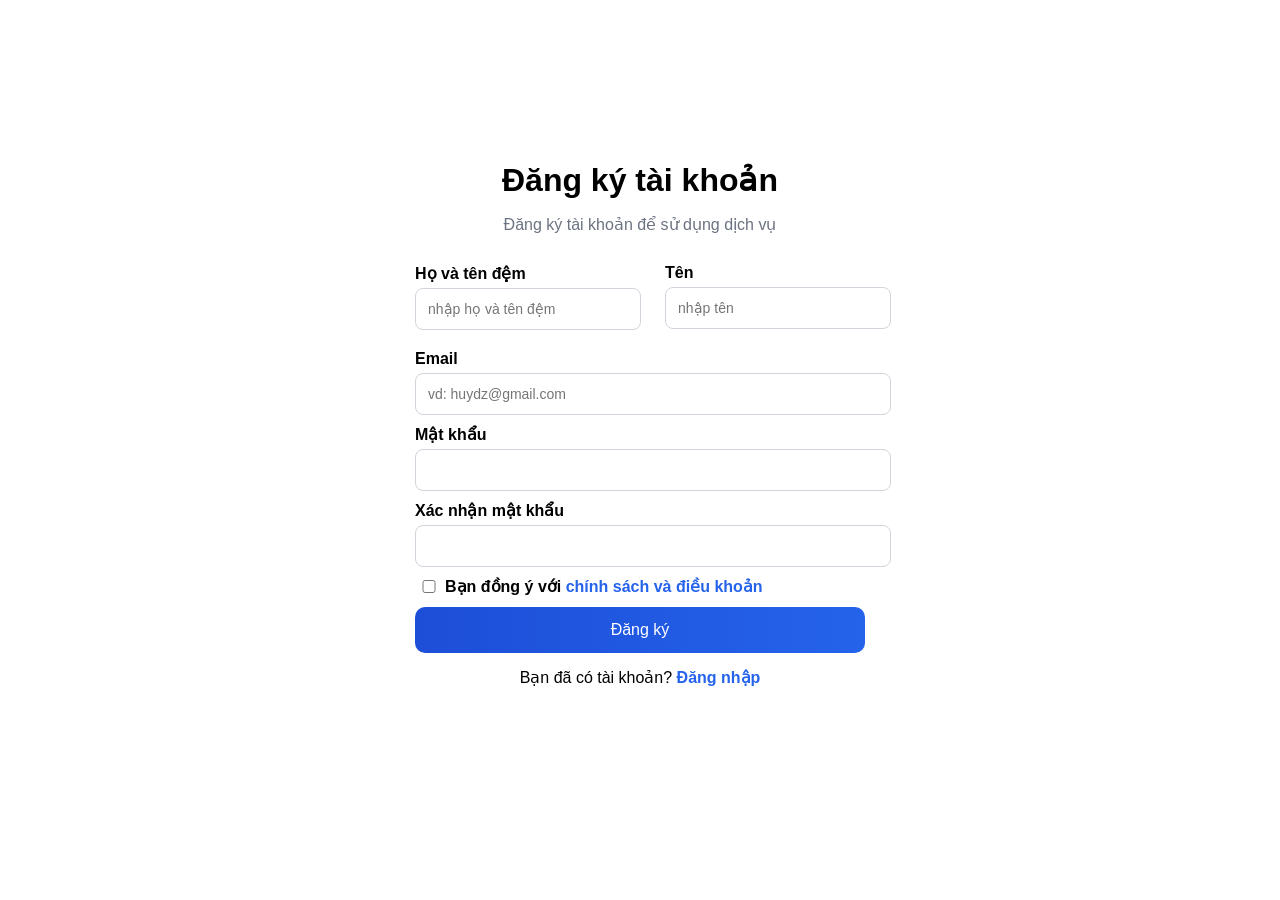
<file: HTML/index.html>
<!DOCTYPE html>
<html lang="vi">
<head>
    <meta charset="UTF-8">
    <title>Đăng ký tài khoản</title>
</head>
<link rel="stylesheet" href="../CSS/index.css">
<body>

<div class="container">

    <h1>Đăng ký tài khoản</h1>
    <p class="subtitle">Đăng ký tài khoản để sử dụng dịch vụ</p>

    <div class="row">
        <div class="form-group">
            <label>Họ và tên đệm</label>
            <input type="text" placeholder="nhập họ và tên đệm">
        </div>
        
        <div class="form-group">
            <label>Tên</label>
            <input type="text" placeholder="nhập tên">
        </div>
    </div>

    <div class="form-group">
        <label>Email</label>
        <input type="email" placeholder="vd: huydz@gmail.com">
    </div>

    <div class="form-group">
        <label>Mật khẩu</label>
        <input type="password">
    </div>

    <div class="form-group">
        <label>Xác nhận mật khẩu</label>
        <input type="password">
    </div>

    <div class="checkbox">
    <div><input type="checkbox" id="agree"></div>
    <div><label for="agree" >
        Bạn đồng ý với <a href="">chính sách và điều khoản</a>
    </label></div>
</div>

    <button class="btn">Đăng ký</button>

    <div class="login">
        Bạn đã có tài khoản?
        <a href="./logIn.html">Đăng nhập</a>
    </div>

</div>

</body>
</html>
</file>
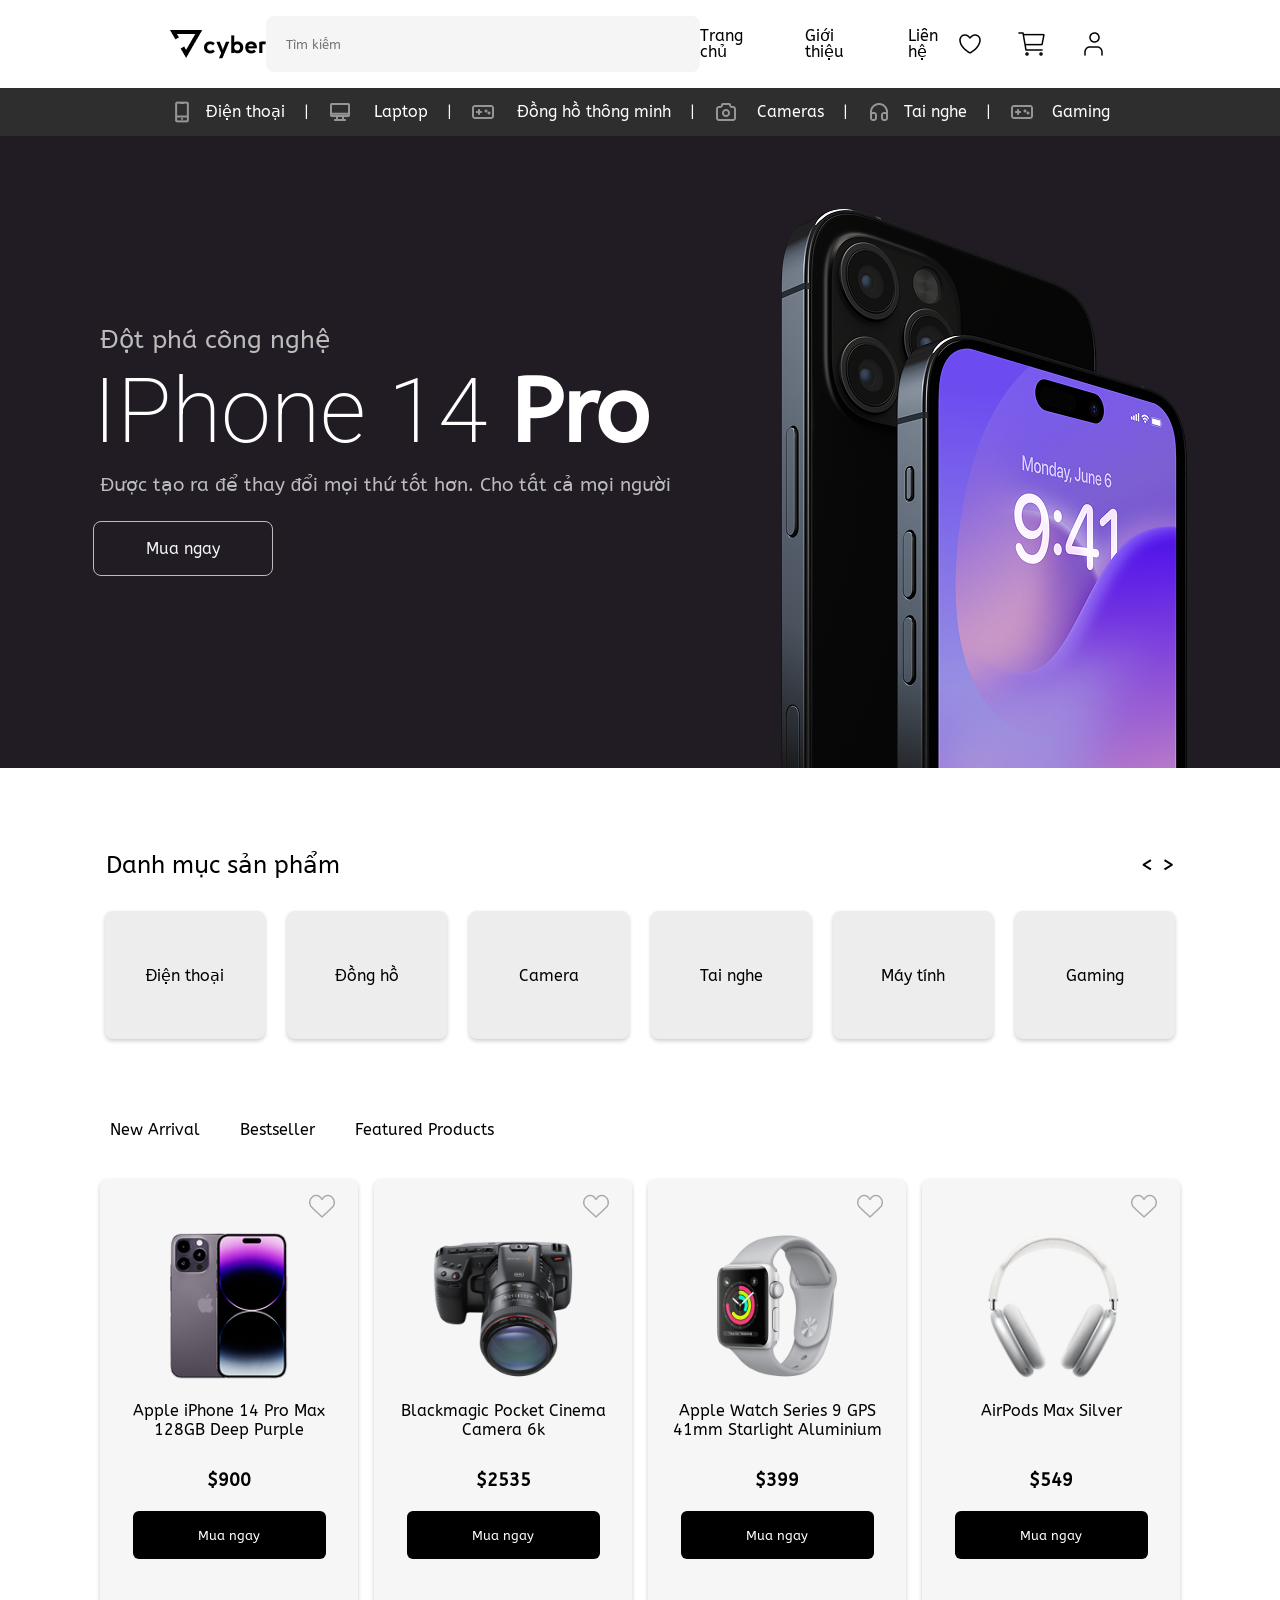
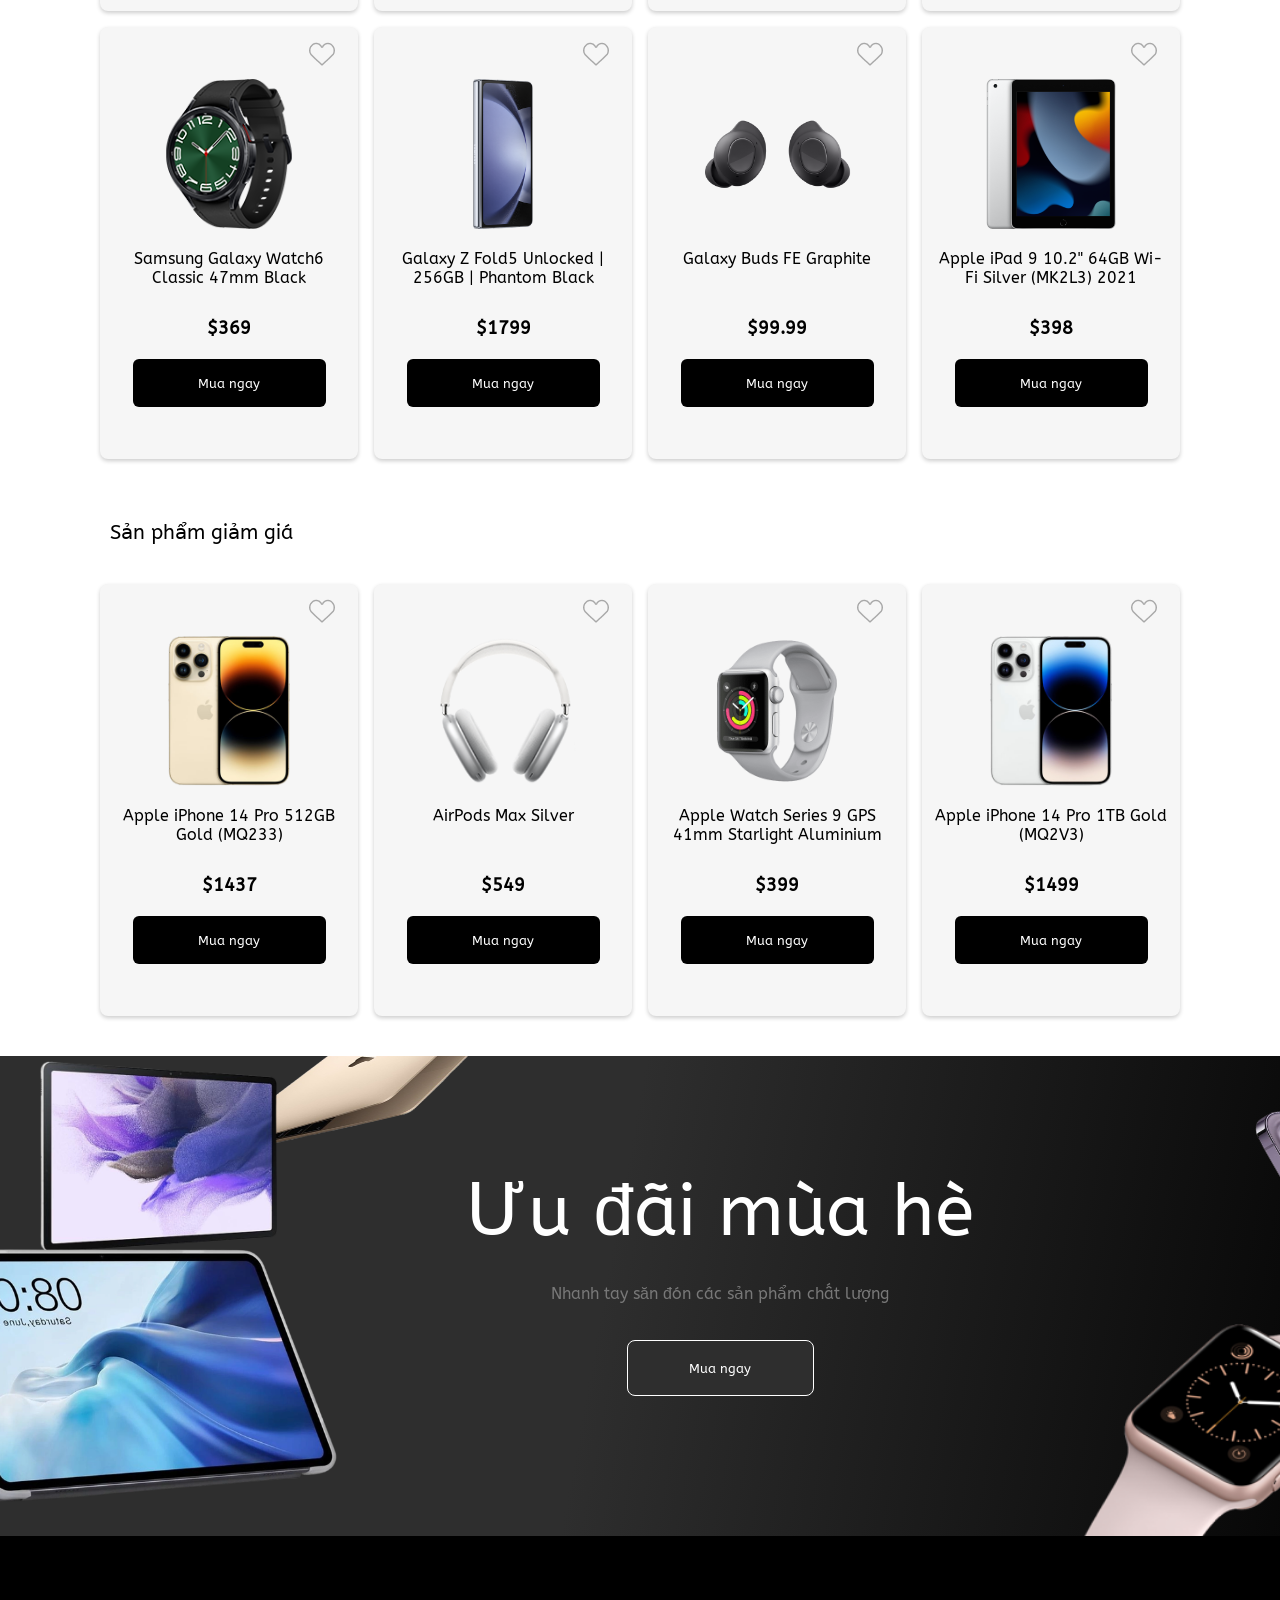
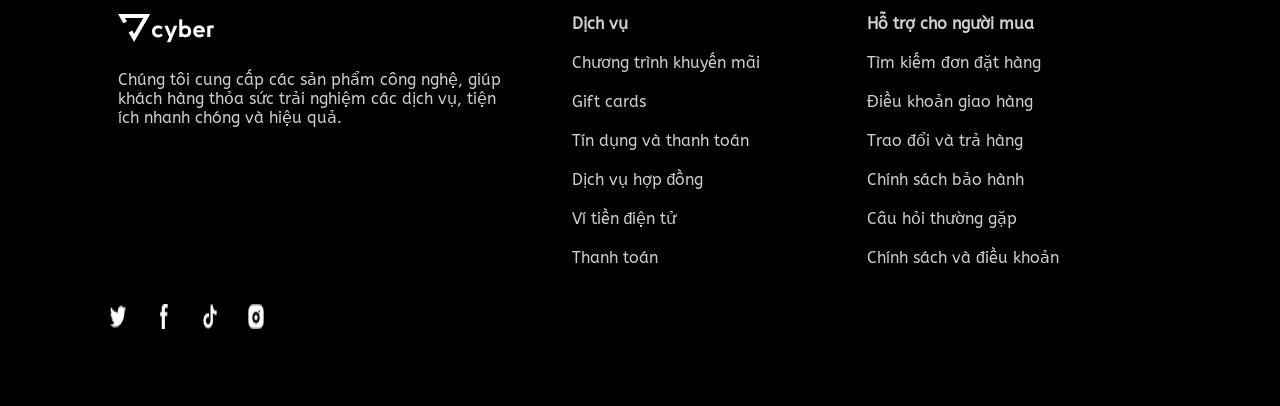
<file: Home/index(1).html>
<!doctype html>
<html lang="en">
  <head>
    <meta charset="UTF-8" />
    <meta name="viewport" content="width=device-width, initial-scale=1.0" />
    <title>Trang chủ</title>
    <link rel="stylesheet" href="style.css" />
    <link rel="preconnect" href="https://fonts.googleapis.com" />
    <link rel="preconnect" href="https://fonts.gstatic.com" crossorigin />
    <link
      href="https://fonts.googleapis.com/css2?family=ABeeZee:ital@0;1&family=Heebo:wght@100..900&family=Inter:ital,opsz,wght@0,14..32,100..900;1,14..32,100..900&family=Poppins:ital,wght@0,100;0,200;0,300;0,400;0,500;0,600;0,700;0,800;0,900;1,100;1,200;1,300;1,400;1,500;1,600;1,700;1,800;1,900&family=Roboto:ital,wght@0,100..900;1,100..900&display=swap"
      rel="stylesheet"
    />

    <link rel="preconnect" href="https://fonts.googleapis.com" />
    <link rel="preconnect" href="https://fonts.gstatic.com" crossorigin />
    <link
      href="https://fonts.googleapis.com/css2?family=ABeeZee:ital@0;1&family=Heebo:wght@100..900&family=Inter:ital,opsz,wght@0,14..32,100..900;1,14..32,100..900&family=Poppins:ital,wght@0,100;0,200;0,300;0,400;0,500;0,600;0,700;0,800;0,900;1,100;1,200;1,300;1,400;1,500;1,600;1,700;1,800;1,900&family=Roboto:ital,wght@0,100..900;1,100..900&display=swap"
      rel="stylesheet"
    />
  </head>
  <body>
    <div class="container">
      <div class="header">
        <img src="../img/Logo Vector.png" />
        <input type="text" class="search" placeholder="Tìm kiếm" />
        <div class="nav-list">
          <a>Trang chủ</a>
          <a>Giới thiệu</a>
          <a>Liên hệ</a>
        </div>
        <div class="icon">
          <img src="../img/Favorites.png" />
          <img src="../img/Cart1.png" />
          <img src="../img/User.png" />
        </div>
      </div>
      <div class="list-link">
        <div class="phone">
          <img src="../img/Phones.png" /><span><p>Điện thoại</p></span>
        </div>
        |
        <div class="laptop">
          <img src="../img/Computers.png" /><span><p>Laptop</p></span>
        </div>
        |
        <div class="smart-watch">
          <img src="../img/Gaming.png" /><span>Đồng hồ thông minh</span>
        </div>
        |
        <div class="camera">
          <img src="../img/Cameras.png" /><span>Cameras</span>
        </div>
        |
        <div class="headphone">
          <img src="../img/Headphones.png" /><span>Tai nghe</span>
        </div>
        |
        <div class="gaming">
          <img src="../img/Gaming.png" /><span>Gaming</span>
        </div>
      </div>
      <div class="banner">
        <div class="hot">
          <p class="dot-pha">Đột phá công nghệ</p>
          <p class="iphone">IPhone 14 <b>Pro</b></p>
          <p class="slogan">
            Được tạo ra để thay đổi mọi thứ tốt hơn. Cho tất cả mọi người
          </p>
          <button class="btn-buy">Mua ngay</button>
        </div>
        <div>
          <img src="../img/Iphone Image.png" />
        </div>
      </div>
      <div class="list-card-product">
        <div class="des-product">
          <p>Danh mục sản phẩm</p>
          <p>&#60; &#62;</p>
        </div>
        <div class="list-card">
          <p class="card">Điện thoại</p>
          <p class="card">Đồng hồ</p>
          <p class="card">Camera</p>
          <p class="card">Tai nghe</p>
          <p class="card">Máy tính</p>
          <p class="card">Gaming</p>
        </div>
      </div>
      <div class="list-product">
        <div class="list-link-product">
          <a>New Arrival</a>
          <a>Bestseller</a>
          <a>Featured Products</a>
        </div>
        <div class="box-card-product">
          <div class="box-card-1">
            <div class="box-card-list">
              <div class="card-item">
                <img src="../img/Favorite_duotone.png" class="heart" />
                <img class="img" src="../img/Iphone 14 pro 1.png" />
                <p class="name">Apple iPhone 14 Pro Max 128GB Deep Purple</p>
                <p class="price">$900</p>
                <button class="button-buy">Mua ngay</button>
              </div>
              <div class="card-item">
                <img src="../img/Favorite_duotone.png" class="heart" />
                <img class="img" src="../img/cameraa.png" />
                <p class="name">Blackmagic Pocket Cinema Camera 6k</p>
                <p class="price">$2535</p>
                <button class="button-buy">Mua ngay</button>
              </div>
            </div>
            <div class="box-card-list">
              <div class="card-item">
                <img src="../img/Favorite_duotone.png" class="heart" />
                <img class="img" src="../img/appleWatch.png" />
                <p class="name">
                  Apple Watch Series 9 GPS 41mm Starlight Aluminium
                </p>
                <p class="price">$399</p>
                <button class="button-buy">Mua ngay</button>
              </div>
              <div class="card-item">
                <img src="../img/Favorite_duotone.png" class="heart" />
                <img class="img" src="../img/airPods.png" />
                <p class="name">AirPods Max Silver</p>
                <p class="price">$549</p>
                <button class="button-buy">Mua ngay</button>
              </div>
            </div>
          </div>
          <div class="box-card-2">
            <div class="box-card-list">
              <div class="card-item">
                <img src="../img/Favorite_duotone.png" class="heart" />
                <img class="img" src="../img/gwatch.png" />
                <p class="name">Samsung Galaxy Watch6 Classic 47mm Black</p>
                <p class="price">$369</p>
                <button class="button-buy">Mua ngay</button>
              </div>
              <div class="card-item">
                <img src="../img/Favorite_duotone.png" class="heart" />
                <img class="img" src="../img/zfold.png" />
                <p class="name">
                  Galaxy Z Fold5 Unlocked | 256GB | Phantom Black
                </p>
                <p class="price">$1799</p>
                <button class="button-buy">Mua ngay</button>
              </div>
            </div>
            <div class="box-card-list">
              <div class="card-item">
                <img src="../img/Favorite_duotone.png" class="heart" />
                <img class="img" src="../img/buds.png" />
                <p class="name">Galaxy Buds FE Graphite</p>
                <p class="price">$99.99</p>
                <button class="button-buy">Mua ngay</button>
              </div>
              <div class="card-item">
                <img src="../img/Favorite_duotone.png" class="heart" />
                <img class="img" src="../img/ipad.png" />
                <p class="name">
                  Apple iPad 9 10.2" 64GB Wi-Fi Silver (MK2L3) 2021
                </p>
                <p class="price">$398</p>
                <button class="button-buy">Mua ngay</button>
              </div>
            </div>
          </div>
        </div>
      </div>

      <div class="product-seller">
        <div class="title-seller">
          <p>Sản phẩm giảm giá</p>
        </div>
        <div class="box-card-2">
          <div class="box-card-list">
            <div class="card-item">
              <img src="../img/Favorite_duotone.png" class="heart" />
              <img class="img" src="../img/iphone14pro512.png" />
              <p class="name">Apple iPhone 14 Pro 512GB Gold (MQ233)</p>
              <p class="price">$1437</p>
              <button class="button-buy">Mua ngay</button>
            </div>
            <div class="card-item">
              <img src="../img/Favorite_duotone.png" class="heart" />
              <img class="img" src="../img/airPods.png" />
              <p class="name">AirPods Max Silver</p>
              <p class="price">$549</p>
              <button class="button-buy">Mua ngay</button>
            </div>
          </div>
          <div class="box-card-list">
            <div class="card-item">
              <img src="../img/Favorite_duotone.png" class="heart" />
              <img class="img" src="../img/appleWatch.png" />
              <p class="name">
                Apple Watch Series 9 GPS 41mm Starlight Aluminium
              </p>
              <p class="price">$399</p>
              <button class="button-buy">Mua ngay</button>
            </div>
            <div class="card-item">
              <img src="../img/Favorite_duotone.png" class="heart" />
              <img class="img" src="../img/iphone14pro1T.png" />
              <p class="name">Apple iPhone 14 Pro 1TB Gold (MQ2V3)</p>
              <p class="price">$1499</p>
              <button class="button-buy">Mua ngay</button>
            </div>
          </div>
        </div>
      </div>
      <div class="banner-2">
        <div class="caption-banner">
          <p class="title-banner2">Ưu đãi mùa hè</p>
          <p class="des-banner2">Nhanh tay săn đón các sản phẩm chất lượng</p>
          <button class="btn-banner-buy">Mua ngay</button>
        </div>
        <img src="../img/mackbook.png" class="macbook" />
        <img src="../img/ipad1.png" class="ipad1" />
        <img src="../img/ipad2.png" class="ipad2" />
        <img src="../img/inphone1.png" class="iphone1" />
        <img src="../img/appleWatch1.png" class="appleWatch1" />
      </div>
      <div class="footer">
        <div class="footer-list">
          <div class="des-footer">
            <img src="../img/LogoWhite.png" />
            <p class="description">
              Chúng tôi cung cấp các sản phẩm công nghệ, giúp khách hàng thỏa
              sức trải nghiệm các dịch vụ, tiện ích nhanh chóng và hiệu quả.
            </p>
          </div>
          <div class="service-support">
            <div class="service">
              <p class="title-footer">Dịch vụ</p>
              <p>Chương trình khuyến mãi</p>
              <p>Gift cards</p>
              <p>Tín dụng và thanh toán</p>
              <p>Dịch vụ hợp đồng</p>
              <p>Ví tiền điện tử</p>
              <p>Thanh toán</p>
            </div>
            <div class="support">
              <p class="title-footer">Hỗ trợ cho người mua</p>
              <p>Tìm kiếm đơn đặt hàng</p>
              <p>Điều khoản giao hàng</p>
              <p>Trao đổi và trả hàng</p>
              <p>Chính sách bảo hành</p>
              <p>Câu hỏi thường gặp</p>
              <p>Chính sách và điều khoản</p>
            </div>
          </div>
        </div>
        <div class="icon-social">
          <img src="../img/Twitter.png" />
          <img src="../img/Facebook.png" />
          <img src="../img/Tiktok.png" />
          <img src="../img/Instagram.png" />
        </div>
      </div>
    </div>
  </body>
</html>
</file>
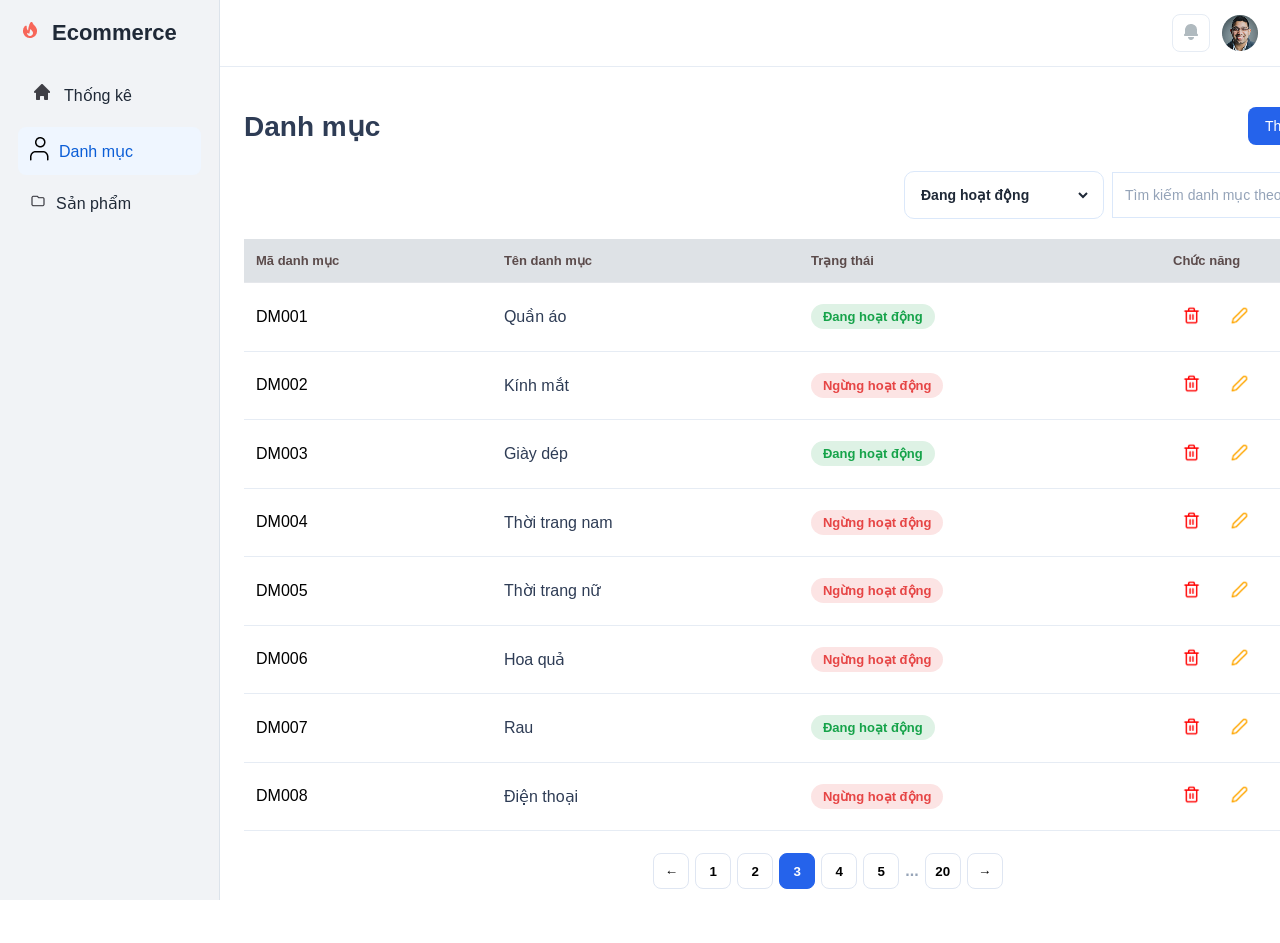
<file: HTML/category-manager.html>
<!DOCTYPE html>
<html lang="vi">
<head>
    <meta charset="UTF-8">
    <meta name="viewport" content="width=device-width, initial-scale=1.0">
    <title>Quản lý danh mục</title>
    <link rel="stylesheet" href="../CSS/category-manager.css">
</head>
<script></script>
<body>
    <div class="app-shell">
        <aside class="side-nav">
            <div class="brand">
                <span class="brand-icon"><img src="../icon/Fire.png" alt=""></span>
                <h2>Ecommerce</h2>
            </div>
            <nav class="nav-list">
                <a href="statistics.html" class="nav-item">
                    <span class="nav-icon"><img src="../icon/Home.png" alt=""></span>
                    <span>Thống kê</span>
                </a>
                <a href="category-manager.html" class="nav-item active">
                    <span class="nav-icon"><img src="../icon/Vector.png" alt=""></span>
                    <span>Danh mục</span>
                </a>
                <a href="product-manager.html" class="nav-item">
                    <span class="nav-icon"><img src="../icon/folder.png" alt=""></span>
                    <span>Sản phẩm</span>
                </a>
            </nav>
        </aside>

        <div class="content-area">
            <header class="app-header">
                <div class="header-left"></div>
                <div class="header-right">
                    <button class="icon-btn" aria-label="Thông báo"><img src="../icon/Bell.png" alt=""></button>
                    <div class="profile">
                        <span class="profile-avatar" aria-label="Avatar người dùng"><img src="../picture/Ellipse 6.png" alt=""></span>
                    </div>
                </div>
            </header>

            <div class="category-page">
        <header class="page-header">
            <h1>Danh mục</h1>
           <a href="#categoryModal" class="btn btn-primary"> Thêm mới danh mục</a>
        </header> 

        <section class="tools"> 
            <div class="filter">
                <select id="statusFilter" name="statusFilter" aria-label="Trạng thái">
                    <option value="active" selected>Đang hoạt động</option>
                    <option value="inactive">Ngừng hoạt động</option>
                    <option value="all">Tất cả</option>
                </select>
                <span class="status-chip">• Đang hoạt động</span>
            </div>

            <div class="search">
                <input type="search" placeholder="Tìm kiếm danh mục theo tên" aria-label="Tìm kiếm danh mục">
                <span class="search-icon"><img src="../icon/Shape.png" alt=""></span>
            </div>
        </section>

        <table class="category-table">
            <thead>
                <tr >
                    <th>Mã danh mục</th>
                    <th>Tên danh mục</th>
                    <th>Trạng thái</th>
                    <th>Chức năng</th>
                </tr>
            </thead>
            <tbody>
                <tr>
                    <td>DM001</td>
                    <td>Quần áo</td>
                    <td><span class="badge active">Đang hoạt động</span></td>
                    <td>
                        <button class="action-btn delete" aria-label="Xóa"><span title="Xóa"><img src="../icon/Button.png" alt=""></span></button>
                        <a href="#updateCatalog" class="action-btn edit"> <img src="../icon/Button (1).png" alt=""></a>
                    </td>
                </tr>
                <tr>
                    <td>DM002</td>
                    <td>Kính mắt</td>
                    <td><span class="badge inactive">Ngừng hoạt động</span></td>
                    <td>
                        <button class="action-btn delete" aria-label="Xóa"><span title="Xóa"><img src="../icon/Button.png" alt=""></span></button>
                        <a href="#updateCatalog" class="action-btn edit"> <img src="../icon/Button (1).png" alt=""></a>
                    </td>
                </tr>
                <tr>
                    <td>DM003</td>
                    <td>Giày dép</td>
                    <td><span class="badge active">Đang hoạt động</span></td>
                    <td>
                        <button class="action-btn delete" aria-label="Xóa"><span title="Xóa"><img src="../icon/Button.png" alt=""></span></button>
                        <a href="#updateCatalog" class="action-btn edit"> <img src="../icon/Button (1).png" alt=""></a>
                    </td>
                </tr>
                <tr>
                    <td>DM004</td>
                    <td>Thời trang nam</td>
                    <td><span class="badge inactive">Ngừng hoạt động</span></td>
                    <td>
                        <button class="action-btn delete" aria-label="Xóa"><span title="Xóa"><img src="../icon/Button.png" alt=""></span></button>
                        <a href="#updateCatalog" class="action-btn edit"> <img src="../icon/Button (1).png" alt=""></a>
                    </td>
                </tr>
                <tr>
                    <td>DM005</td>
                    <td>Thời trang nữ</td>
                    <td><span class="badge inactive">Ngừng hoạt động</span></td>
                    <td>
                        <button class="action-btn delete" aria-label="Xóa"><span title="Xóa"><img src="../icon/Button.png" alt=""></span></button>
                       <a href="#updateCatalog" class="action-btn edit"> <img src="../icon/Button (1).png" alt=""></a>
                    </td>
                </tr>
                <tr>
                    <td>DM006</td>
                    <td>Hoa quả</td>
                    <td><span class="badge inactive">Ngừng hoạt động</span></td>
                    <td>
                        <button class="action-btn delete" aria-label="Xóa"><span title="Xóa"><img src="../icon/Button.png" alt=""></span></button>
                        <a href="#updateCatalog" class="action-btn edit"> <img src="../icon/Button (1).png" alt=""></a>
                    </td>
                </tr>
                <tr>
                    <td>DM007</td>
                    <td>Rau</td>
                    <td><span class="badge active">Đang hoạt động</span></td>
                    <td>
                        <button class="action-btn delete" aria-label="Xóa"><span title="Xóa"><img src="../icon/Button.png" alt=""></span></button>
                        <a href="#updateCatalog" class="action-btn edit"> <img src="../icon/Button (1).png" alt=""></a>
                    </td>
                </tr>
                <tr>
                    <td>DM008</td>
                    <td>Điện thoại</td>
                    <td><span class="badge inactive">Ngừng hoạt động</span></td>
                    <td>
                        <button class="action-btn delete" aria-label="Xóa"><span title="Xóa"><img src="../icon/Button.png" alt=""></span></button>
                        <a href="#updateCatalog" class="action-btn edit"> <img src="../icon/Button (1).png" alt=""></a>
                    </td>
                </tr>
            </tbody>
        </table>

        <nav class="pagination">
            <button class="page-btn">←</button>
            <button class="page-btn">1</button>
            <button class="page-btn">2</button>
            <button class="page-btn active">3</button>
            <button class="page-btn">4</button>
            <button class="page-btn">5</button>
            <span class="dots">...</span>
            <button class="page-btn">20</button>
            <button class="page-btn">→</button>
        </nav>
    </div>
</div> 
</div> 
<!-- THÊM DANH MỤC -->
<div id="categoryModal" class="modal">
    <div class="modal-box">

        <div class="modal-header">
            <h2>Thêm mới danh mục</h2>

            <!-- nút X -->
           <a href="" class="close-btn">&times;</a>
        </div>

        <div class="modal-body">

            <label>Mã danh mục <span class="required">*</span></label>
            <input type="text" placeholder="Nhập mã danh mục">

            <label>Tên danh mục <span class="required">*</span></label>
            <input type="text" placeholder="Nhập tên danh mục">

            <label>Trạng thái</label>

            <div class="radio-group">
                <label>
                    <input type="radio" name="status" checked>
                    Đang hoạt động
                </label>

                <label>
                    <input type="radio" name="status">
                    Ngừng hoạt động
                </label>
            </div>

        </div>

        <div class="modal-footer">

            <a href="#" class="btn btn-secondary">
                HỦY
            </a>

            <button class="btn btn-primary">
                Thêm
            </button>

        </div>

    </div>
</div>

<!-- cập nhật DANH MỤC -->
<div id="updateCatalog" class="modal">
    <div class="modal-box">

        <div class="modal-header">
            <h2>cập nhật danh mục</h2>

            <!-- nút X -->
           <a href="" class="close-btn">&times;</a>
        </div>

        <div class="modal-body">

            <label>Mã danh mục <span class="required">*</span></label>
            <input type="text" placeholder="Nhập mã danh mục">

            <label>Tên danh mục <span class="required">*</span></label>
            <input type="text" placeholder="Nhập tên danh mục">

            <label>Trạng thái</label>

            <div class="radio-group">
                <label>
                    <input type="radio" name="status" checked>
                    Đang hoạt động
                </label>

                <label>
                    <input type="radio" name="status">
                    Ngừng hoạt động
                </label>
            </div>

        </div>

        <div class="modal-footer">

            <a href="#" class="btn btn-secondary">
                HỦY
            </a>

            <button class="btn btn-primary">
                Thêm
            </button>

        </div>

    </div>
</div>


</body>
</html>
</file>
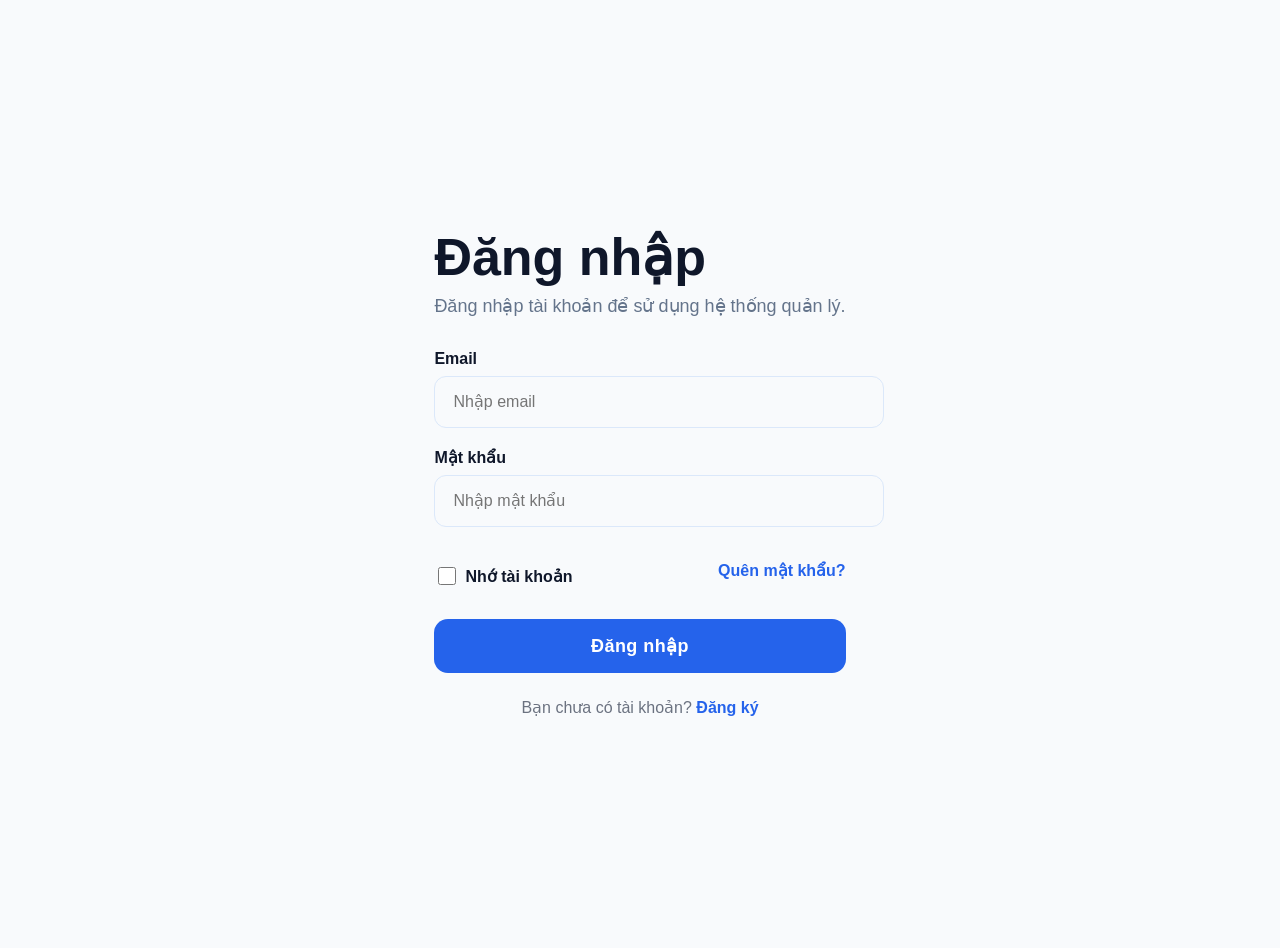
<file: HTML/logIn.html>
<!DOCTYPE html>
<html lang="vi">
<head>
    <meta charset="UTF-8">
    <meta name="viewport" content="width=device-width, initial-scale=1.0">
    <title>Đăng nhập</title>
    <link rel="stylesheet" href="../CSS/logIn.css">
</head>
<body>
<div class="container">

    <h1>Đăng nhập</h1>
    <p class="subtitle">
        Đăng nhập tài khoản để sử dụng hệ thống quản lý.
    </p>

    <form>

        <label>Email</label>
        <input type="email" placeholder="Nhập email">

        <label>Mật khẩu</label>
        <input type="password" placeholder="Nhập mật khẩu">

        <div class="row">

            <div class="remember">
                <input type="checkbox" id="remember">
                <label for="remember">Nhớ tài khoản</label>
            </div>

            <div class="forgot">
                <a href="#">Quên mật khẩu?</a>
            </div>

        </div>

        <button class="btn">
            Đăng nhập
        </button>

        <div class="register">
            Bạn chưa có tài khoản?
            <a href="./index.html">Đăng ký</a>
        </div>

    </form>

</div>

</body>
</html>
</file>
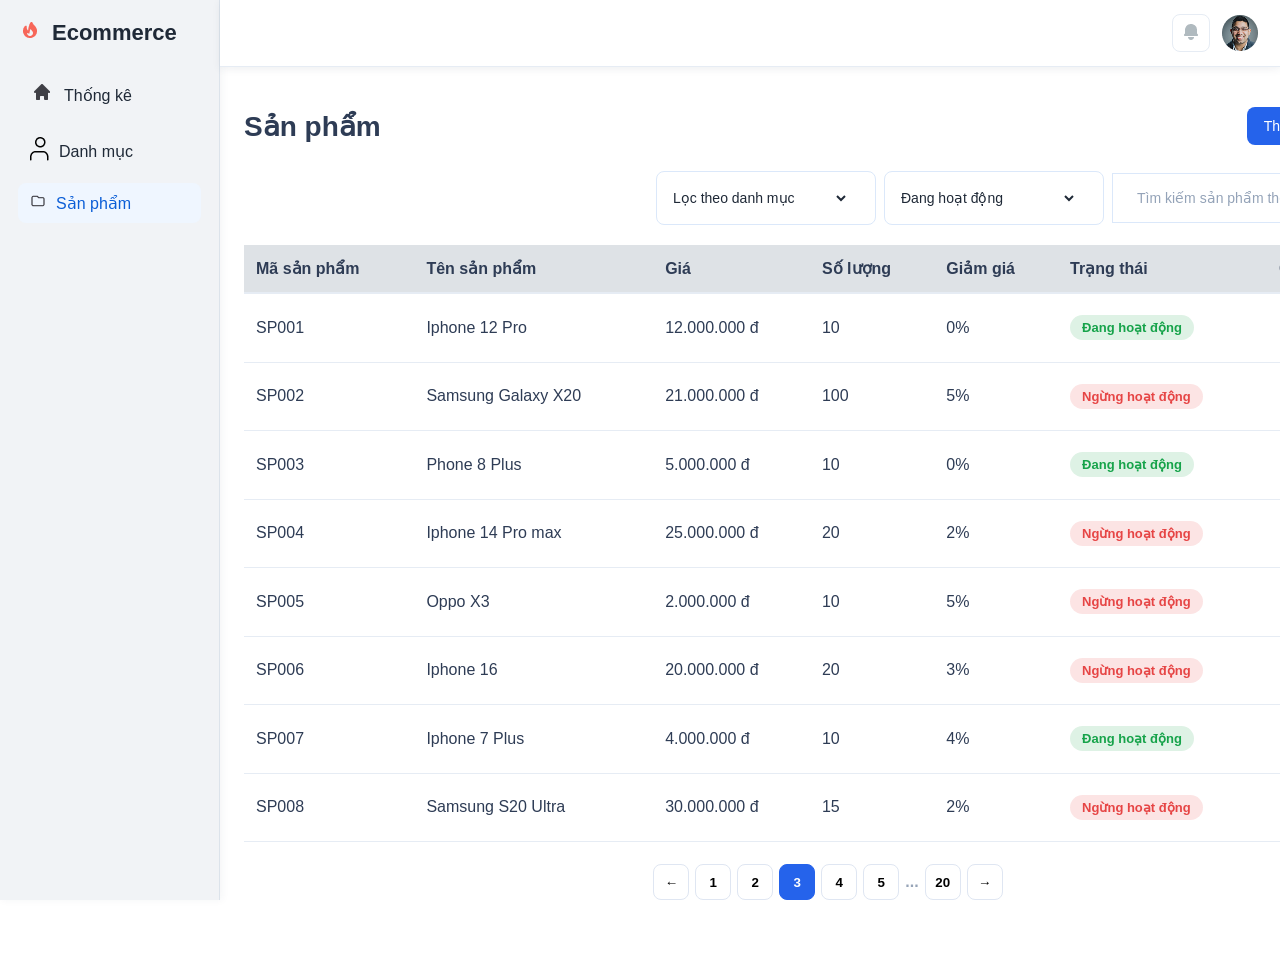
<file: HTML/product-manager.html>
<!DOCTYPE html>
<html lang="vi">
<head>
    <meta charset="UTF-8">
    <meta name="viewport" content="width=device-width, initial-scale=1.0">
    <title>Quản lý sản phẩm</title>
    <link rel="stylesheet" href="../CSS/product-manager.css">
</head>
<body>
<div class="app-shell">
    <aside class="side-nav">
        <div class="brand">
            <span class="brand-icon"><img src="../icon/Fire.png" alt=""></span>
            <h2>Ecommerce</h2>
        </div>
        <nav class="nav-list">
            <a href="statistics.html" class="nav-item">
                <span class="nav-icon"><img src="../icon/Home.png" alt=""></span>
                <span>Thống kê</span>
            </a>
            <a href="category-manager.html" class="nav-item">
                <span class="nav-icon"><img src="../icon/Vector.png" alt=""></span>
                <span>Danh mục</span>
            </a>
            <a href="product-manager.html" class="nav-item active">
                <span class="nav-icon"><img src="../icon/folder.png" alt=""></span>
                <span>Sản phẩm</span>
            </a>
        </nav>
    </aside>

    <div class="content-area">
        <header class="app-header">
            <div class="header-left"></div>
            <div class="header-right">
                <button class="icon-btn" aria-label="Thông báo"><img src="../icon/Bell.png" alt=""></button>
                <div class="profile">
                   
                    <span class="profile-avatar" aria-label="Avatar người dùng"><img src="../picture/Ellipse 6.png" alt=""></span>
                </div>
            </div>
        </header>

        <div class="category-page">
            <header class="page-header">
                <h1>Sản phẩm</h1>
                <button class="btn btn-primary">Thêm mới sản phẩm</button>
            </header>

            <section class="tools">
                <div class="filter">
                    <select id="categoryFilter" name="categoryFilter" aria-label="Lọc theo danh mục">
                        <option value="" >Lọc theo danh mục</option>
                        <option value="all">Tất cả</option>
                        <option value="clothing">Quần áo</option>
                        <option value="phones">Điện thoại</option>
                        <option value="shoes">Giày dép</option>
                    </select>
                </div>
                <div class="filter">
                    <select id="statusFilter" name="statusFilter" aria-label="Lọc theo trạng thái">
                        <option value="" >Lọc theo trạng thái</option>
                        <option value="all">Tất cả</option> 
                        <option value="active" selected>Đang hoạt động</option>
                        <option value="inactive">Ngừng hoạt động</option>
                    </select>
                </div>
                <div class="search">
                    <input type="search" placeholder="Tìm kiếm sản phẩm theo tên" aria-label="Tìm kiếm sản phẩm">
                    <span class="search-icon"><img src="../icon/Shape.png" alt=""></span>
                </div>
            </section>

            <table class="category-table">
                <thead>
                    <tr>
                        <th>Mã sản phẩm</th>
                        <th>Tên sản phẩm</th>
                        <th>Giá</th>
                        <th>Số lượng</th>
                        <th>Giảm giá</th>
                        <th>Trạng thái</th>
                        <th>Chức năng</th>
                    </tr>
                </thead>
                <tbody>
                    <tr>
                        <td>SP001</td>
                        <td>Iphone 12 Pro</td>
                        <td>12.000.000 đ</td>
                        <td>10</td>
                        <td>0%</td>
                        <td><span class="badge active">Đang hoạt động</span></td>
                        <td>
                            <button class="action-btn delete" aria-label="Xóa"><img src="../icon/Button.png" alt=""></button>
                            <button class="action-btn edit" aria-label="Sửa"><img src="../icon/Button (1).png" alt=""></button>
                        </td>
                    </tr>
                    <tr>
                        <td>SP002</td>
                        <td>Samsung Galaxy X20</td>
                        <td>21.000.000 đ</td>
                        <td>100</td>
                        <td>5%</td>
                        <td><span class="badge inactive">Ngừng hoạt động</span></td>
                        <td>
                             <button class="action-btn delete" aria-label="Xóa"><img src="../icon/Button.png" alt=""></button>
                            <button class="action-btn edit" aria-label="Sửa"><img src="../icon/Button (1).png" alt=""></button>
                        </td>
                    </tr>
                    <tr>
                        <td>SP003</td>
                        <td>Phone 8 Plus</td>
                        <td>5.000.000 đ</td>
                        <td>10</td>
                        <td>0%</td>
                        <td><span class="badge active">Đang hoạt động</span></td>
                        <td>
                            <button class="action-btn delete" aria-label="Xóa"><img src="../icon/Button.png" alt=""></button>
                            <button class="action-btn edit" aria-label="Sửa"><img src="../icon/Button (1).png" alt=""></button>
                        </td>
                    </tr>
                    <tr>
                        <td>SP004</td>
                        <td>Iphone 14 Pro max</td>
                        <td>25.000.000 đ</td>
                        <td>20</td>
                        <td>2%</td>
                        <td><span class="badge inactive">Ngừng hoạt động</span></td>
                        <td>
                            <button class="action-btn delete" aria-label="Xóa"><img src="../icon/Button.png" alt=""></button>
                            <button class="action-btn edit" aria-label="Sửa"><img src="../icon/Button (1).png" alt=""></button>
                        </td>
                    </tr>
                    <tr>
                        <td>SP005</td>
                        <td>Oppo X3</td>
                        <td>2.000.000 đ</td>
                        <td>10</td>
                        <td>5%</td>
                        <td><span class="badge inactive">Ngừng hoạt động</span></td>
                        <td>
                            <button class="action-btn delete" aria-label="Xóa"><img src="../icon/Button.png" alt=""></button>
                            <button class="action-btn edit" aria-label="Sửa"><img src="../icon/Button (1).png" alt=""></button>
                        </td>
                    </tr>
                    <tr>
                        <td>SP006</td>
                        <td>Iphone 16</td>
                        <td>20.000.000 đ</td>
                        <td>20</td>
                        <td>3%</td>
                        <td><span class="badge inactive">Ngừng hoạt động</span></td>
                        <td>
                            <button class="action-btn delete" aria-label="Xóa"><img src="../icon/Button.png" alt=""></button>
                            <button class="action-btn edit" aria-label="Sửa"><img src="../icon/Button (1).png" alt=""></button>
                        </td>
                    </tr>
                    <tr>
                        <td>SP007</td>
                        <td>Iphone 7 Plus</td>
                        <td>4.000.000 đ</td>
                        <td>10</td>
                        <td>4%</td>
                        <td><span class="badge active">Đang hoạt động</span></td>
                        <td>
                            <button class="action-btn delete" aria-label="Xóa"><img src="../icon/Button.png" alt=""></button>
                            <button class="action-btn edit" aria-label="Sửa"><img src="../icon/Button (1).png" alt=""></button>
                        </td>
                    </tr>
                    <tr>
                        <td>SP008</td>
                        <td>Samsung S20 Ultra</td>
                        <td>30.000.000 đ</td>
                        <td>15</td>
                        <td>2%</td>
                        <td><span class="badge inactive">Ngừng hoạt động</span></td>
                        <td>
                            <button class="action-btn delete" aria-label="Xóa"><img src="../icon/Button.png" alt=""></button>
                            <button class="action-btn edit" aria-label="Sửa"><img src="../icon/Button (1).png" alt=""></button>
                        </td>
                    </tr>
                </tbody>
            </table>

            <nav class="pagination">
                <button class="page-btn">←</button>
                <button class="page-btn">1</button>
                <button class="page-btn">2</button>
                <button class="page-btn active">3</button>
                <button class="page-btn">4</button>
                <button class="page-btn">5</button>
                <span class="dots">...</span>
                <button class="page-btn">20</button>
                <button class="page-btn">→</button>
            </nav>
        </div>
    </div>
</div>
</body>
</html>
</file>
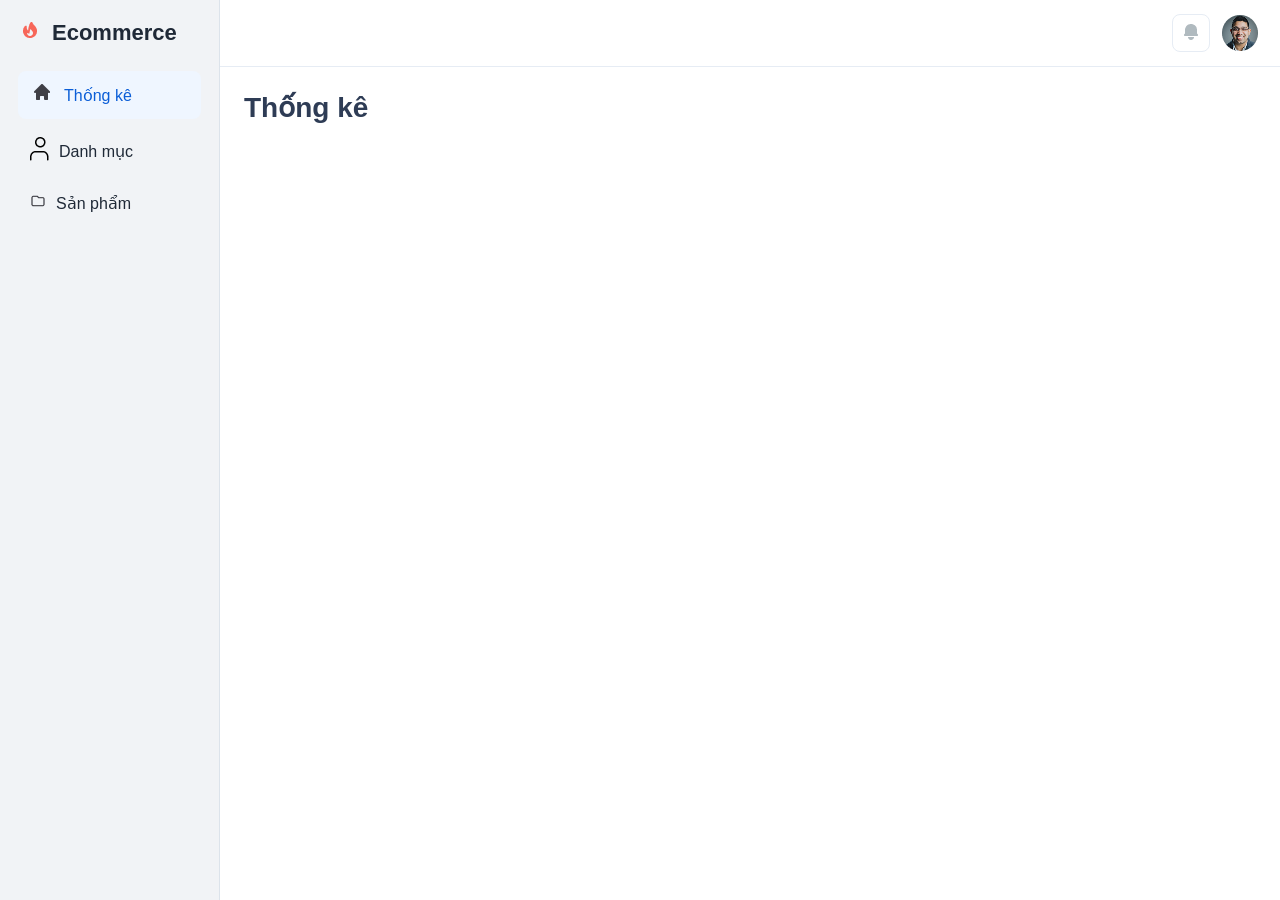
<file: HTML/statistics.html>
<!DOCTYPE html>
<html lang="vi">
<head>
    <meta charset="UTF-8">
    <meta name="viewport" content="width=device-width, initial-scale=1.0">
    <title>Thống kê</title>
    <link rel="stylesheet" href="../CSS/category-manager.css">
    <link rel="stylesheet" href="../CSS/statistics.css">
</head>
<body>
    <div class="app-shell">
        <aside class="side-nav">
            <div class="brand">
                <span class="brand-icon"><img src="../icon/Fire.png" alt=""></span>
                <h2>Ecommerce</h2>
            </div>
            <nav class="nav-list">
                <a href="statistics.html" class="nav-item active">
                    <span class="nav-icon"><img src="../icon/Home.png" alt=""></span>
                    <span>Thống kê</span>
                </a>
                <a href="category-manager.html" class="nav-item">
                    <span class="nav-icon"><img src="../icon/Vector.png" alt=""></span>
                    <span>Danh mục</span>
                </a>
                <a href="product-manager.html" class="nav-item">
                    <span class="nav-icon"><img src="../icon/folder.png" alt=""></span>
                    <span>Sản phẩm</span>
                </a>
            </nav>
        </aside>

        <div class="content-area">
            <header class="app-header">
                <div class="header-left"></div>
                <div class="header-right">
                    <button class="icon-btn" aria-label="Thông báo"><img src="../icon/Bell.png" alt=""></button>
                    <div class="profile">
                        <span class="profile-avatar" aria-label="Avatar người dùng"><img src="../picture/Ellipse 6.png" alt=""></span>
                    </div>
                </div>
            </header>

            <div class="statistics-page">
                <header class="page-header">
                    <h1>Thống kê</h1>
                </header>

                

                    

                
            </div>
        </div>
    </div>
</body>
</html>
</file>
<file: CSS/index.css>
body {
            font-family: Arial, Helvetica, sans-serif;
            background-color: white;
        }

        .container {
            width: 450px;
            margin: 100px auto;
            background: white;
            padding: 40px;
            border-radius: 10px;
            
        }

        h1 {
            text-align: center;
            margin-bottom: 10px;
        }

        .subtitle {
            text-align: center;
            color: #6b7280;
            margin-bottom: 30px;
        }

        .row {
            display: flex;
            gap: 50px;
            margin-bottom: 10px;
        }

        .form-group {
            flex: 1;
            margin-bottom: 10px;
        }

        label {
            display: block;
            font-weight: bold;
            margin-bottom: 5px;
        }

        input {
            width: 100%;
            padding: 12px;
            border-radius: 8px;
            border: 1px solid #d1d5db;
            font-size: 14px;
        }

        .checkbox {
            display: flex;
            gap: 10px; 
            padding-bottom: 10px;
            
        }

        .checkbox div label {
            margin: 0;
            font-size: 16px;
        }

        .checkbox div a {
            color: #2563eb;
            text-decoration: none;
            
        }
        .checkbox div a:hover {
            text-decoration: underline;
        }

        .btn {
            width: 100%;
            padding: 14px;
            background: linear-gradient(to right, #1d4ed8, #2563eb);
            color: white;
            border: none;
            border-radius: 10px;
            font-size: 16px;
            cursor: pointer;
        }

        .login {
            text-align: center;
            margin-top: 15px;
        }

        .login a {
            color: #2563eb;
            text-decoration: none;
            font-weight: bold;
        }
        .login :hover {
            text-decoration: underline;
        }

        /* Responsive cho màn hình nhỏ hơn hoặc bằng 450px */
@media screen and (max-width: 450px) {
    .container {
        width: 90%;
        margin: 40px auto;
        padding: 20px;
    }

    .row {
        flex-direction: column; /* các ô xếp dọc */
        gap: 10px;
    }

    h1 {
        font-size: 22px;
    }

    .subtitle {
        font-size: 14px;
    }

    input {
        padding: 10px;
        font-size: 14px;
    }

    .btn {
        padding: 12px;
        font-size: 15px;
    }
}
</file>
<file: Home/style.css>
* {
  padding: 0;
  margin: 0;
  box-sizing: border-box;
  font-family: "ABeeZee", sans-serif;
}

body {
  background-color: #f6f6f6;
}

.container {
  width: 100%;
  max-width: 1440px;
  margin: 0 auto;
  background-color: #fff;
}

.header {
  display: flex;
  align-items: center;
  justify-content: space-between;
  height: 88px;
  padding: 0 170px;
}

.search {
  width: 478px;
  height: 56px;
  background-color: #f5f5f5;
  padding: 20px;
  border-radius: 8px;
  border: none;
}

.nav-list {
  display: flex;
  gap: 40px;
  font-weight: 400;
  font-size: 16px;
  line-height: 100%;
}

.icon {
  display: flex;
  gap: 30px;
}

.list-link {
  padding: 0 160px;
  display: flex;
  height: 48px;
  justify-content: space-around;
  align-items: center;
  background-color: #2e2e2e;
  color: #fff;
  font-weight: 400;
  font-size: 16px;
  line-height: 32px;
}

.phone {
  display: flex;
  justify-content: space-between;
  align-items: center;
  width: 115px;
}

.laptop {
  display: flex;
  justify-content: space-between;
  align-items: center;
  width: 100px;
}
.smart-watch {
  display: flex;
  justify-content: space-between;
  align-items: center;
  width: 200px;
}
.camera {
  display: flex;
  justify-content: space-between;
  align-items: center;
  width: 110px;
}
.headphone {
  display: flex;
  justify-content: space-between;
  align-items: center;
  width: 100px;
}
.gaming {
  display: flex;
  justify-content: space-between;
  align-items: center;
  width: 100px;
}

.banner {
  height: 632px;
  background-color: #211c24;
  display: flex;
  justify-content: center;
  gap: 110px;
}

.hot {
  padding-top: 188px;
}

.dot-pha {
  padding-left: 8px;
  font-weight: 400;
  font-size: 25px;
  line-height: 32px;
  color: #bdbbbb;
  padding-bottom: 20px;
}

.iphone {
  font-size: 90px;
  line-height: 72px;
  color: #fff;
  padding-bottom: 20px;
  font-family: "roboto", sans-serif;
  font-weight: 200;
}

.slogan {
  padding-left: 8px;
  font-weight: 400;
  font-size: 19px;
  line-height: 32px;
  color: #bdbbbb;
  padding-bottom: 20px;
}

.btn-buy {
  font-size: 16px;
  width: 180px;
  height: 55px;
  color: #f5f5f5;
  background-color: #211c24;
  border: 1px solid #bdbbbb;
  border-radius: 8px;
}

.btn-buy:hover {
  cursor: pointer;
  color: black;
  background-color: #fff;
}

.list-card-product {
  height: 352px;
  display: flex;
  flex-direction: column;
  gap: 30px;
  justify-content: center;
}

.des-product {
  display: flex;
  justify-content: center;
  gap: 800px;
  font-size: 24px;
  line-height: 32px;
}

.list-card {
  display: flex;
  justify-content: center;
  flex-wrap: wrap;
  gap: 22px;
}

.card {
  display: flex;
  justify-content: center;
  align-items: center;
  width: 160px;
  height: 128px;
  border-radius: 8px;
  background-color: #ededed;
  box-shadow: 0 2px 4px rgba(0, 0, 0, 0.2);
}

.card:hover {
  cursor: pointer;
  background-color: #000000;
  color: #fff;
}

.list-product {
  height: 1000px;
  display: flex;
  flex-direction: column;
  align-items: center;
  gap: 40px;
}

.list-link-product {
  width: 1060px;
  display: flex;
  gap: 40px;
  justify-content: start;
}

.box-card-product {
  display: flex;
  flex-direction: column;
  gap: 16px;
}

.box-card-1,
.box-card-2,
.box-card-list {
  display: flex;
  gap: 16px;
}

.card-item {
  display: flex;
  flex-direction: column;
  align-items: center;
  justify-content: center;
  gap: 20px;
  width: 258px;
  height: 432px;
  background-color: #f6f6f6;
  border-radius: 8px;
  position: relative;
  box-shadow: 0 2px 4px rgba(0, 0, 0, 0.2);
}

.price {
  font-size: 18px;
  font-weight: 600;
}

.card-item:hover {
  cursor: pointer;
  transform: translateY(-2px);
}

.heart {
  position: absolute;
  top: 10px;
  right: 20px;
}

.name {
  width: 236px;
  text-align: center;
  height: 48px;
}

.img {
  width: 150px;
  height: 150px;
}

.button-buy {
  width: 193px;
  height: 48px;
  border-radius: 6px;
  color: #fff;
  background-color: #000000;
  border: none;
}

.button-buy:hover {
  cursor: pointer;
  transform: translateY(-2px);
}

.product-seller {
  display: flex;
  flex-direction: column;
  align-items: center;
  gap: 40px;
  padding-bottom: 40px;
}

.title-seller {
  display: flex;
  width: 1060px;
  justify-content: start;
  font-size: 20px;
}

.banner-2 {
  width: 1440px;
  height: 480px;
  position: relative;
  background: linear-gradient(100.23deg, #2e2e2e 42.36%, #000000 98.65%);
  overflow: hidden;
}

.macbook {
  width: 337.92px;
  height: 181.97px;
  position: absolute;
  top: -80px;
  left: 200px;
}

.ipad2 {
  width: 418.56px;
  height: 262.08px;
  transform: scaleX(-1);
  position: absolute;
  top: 190px;
  left: -80px;
}

.ipad1 {
  width: 237px;
  height: 192px;
  position: absolute;
  top: 5px;
  left: 40px;
}

.iphone1 {
  width: 120.36px;
  height: 365.97;
  position: absolute;
  transform: rotate(-15deg) skew(15deg);
  top: 30px;
  right: -10px;
}

.appleWatch1 {
  width: 404px;
  height: 312px;
  position: absolute;
  bottom: -100px;
  right: -10px;
}

.caption-banner {
  display: flex;
  flex-direction: column;
  justify-content: center;
  align-items: center;
  gap: 30px;
  padding-top: 120px;
}

.title-banner2 {
  font-weight: 400;
  font-size: 72px;
  line-height: 72px;
  color: #fff;
}

.des-banner2 {
  font-weight: 400;
  font-size: 16px;
  line-height: 32px;
  color: #787878;
}

.btn-banner-buy {
  width: 187px;
  height: 56px;
  border-radius: 8px;
  border: 1px solid #ffffff;
  background-color: #2e2e2e;
  color: #fff;
}

.footer {
  background-color: #000000;
  color: #cfcfcf;
  height: 470px;
  display: flex;
  flex-direction: column;
  gap: 70px;
  justify-content: center;
  align-items: center;
}

.des-footer {
  width: 384px;
  height: 220px;
}

.service {
  width: 295.5px;
  height: 220px;
  display: flex;
  flex-direction: column;
  gap: 20px;
}

.support {
  width: 295.5px;
  height: 216px;
  display: flex;
  flex-direction: column;
  gap: 20px;
}

.description {
  padding-top: 23px;
}

.service-support {
  display: flex;
}

.footer-list {
  display: flex;
  justify-content: center;
  align-items: center;
  gap: 70px;
}

.icon-social {
  display: flex;
  gap: 30px;
  width: 1060px;
  height: 25px;
  justify-content: start;
}

.title-footer {
  font-weight: 600;
}

.btn-banner-buy:hover {
  cursor: pointer;
  background-color: #fff;
  color: #000000;
}
</file>
<file: CSS/category-manager.css>
:root {
  --bg: #ffffff;
  --surface: #ffffff;
  --text: #2e3c55;
  --muted: #97a4b8;
  --border: #e6ecf4;
  --primary: #2563eb;
  --primary-hover: #1e4fca;
  --danger: #e64545;
  --success: #16a34a;
  --gray-light: #ffffff;
}

* {
  box-sizing: border-box;
}

body {
  margin: 0;
  font-family: "Segoe UI", Tahoma, Geneva, Verdana, sans-serif;
  background: #ffffff;
  color: var(--text);
}

.app-shell {
  display: flex;
  min-height: 100vh;
  background: #ffffff;
}

.side-nav {
  width: 220px;
  padding: 18px;
  background:   #f1f3f6;
  border-right: 1px solid #dce3eb;;
  position: sticky;
  top: 0;
  align-self: flex-start;
  height: 100vh;
}

.brand {
  display: flex;
  align-items: center;
  gap: 10px;
  margin-bottom: 24px;
}

.brand-icon {
  font-size: 20px;
}

.brand h2 {
  margin: 0;
  font-size: 22px;
  color: #1f2937;
}

.nav-list {
  display: flex;
  flex-direction: column;
  gap: 8px;
}

.nav-item {
  display: flex;
  align-items: center;
  gap: 10px;
  text-decoration: none;
  color: #1f2937;
  border-radius: 8px;
  padding: 10px 12px;
  font-weight: 500;
}

.nav-item:hover,
.nav-item.active {
  background: #eff6ff;
  color: #0b5ed7;
}

.nav-icon {
  font-size: 16px;
}

.content-area {
  width: calc(100% - 220px);
}

.app-header {
  width: 100%;
  background: #ffffff;
  border-bottom: 1px solid var(--border);
  padding: 14px 24px;
  display: flex;
  justify-content: space-between;
  align-items: center;
  position: sticky;
  top: 0;
  z-index: 10;
}

.app-header .header-left h2 {
  margin: 0;
  font-size: 22px;
  font-weight: 700;
}

.header-right {
  display: flex;
  align-items: center;
  gap: 14px;
}

.icon-btn {
  border: 1px solid var(--border);
  border-radius: 8px;
  background: #fff;
  width: 38px;
  height: 38px;
  cursor: pointer;
}

.profile {
  display: flex;
  align-items: center;
  gap: 8px;
  font-size: 14px;
  color: var(--text);
}

.profile-avatar {
  width: 32px;
  height: 32px;
  display: inline-flex;
  align-items: center;
  justify-content: center;
  border-radius: 50%;
  border: 1px solid var(--border);
  background: #f5f7fb;
}

.category-page {
  width: min(1300px, 95vw);
  margin: 16px auto 30px;
  padding: 24px;
  background: var(--surface);
  border-radius: 12px;
  background-color: none;
}

.page-header {
  display: flex;
  justify-content: space-between;
  align-items: center;
  margin-bottom: 26px;
}

.page-header h1 {
  margin: 0;
  font-size: 28px;
  font-weight: 700;
}

.btn {
  border: 1px solid transparent;
  border-radius: 8px;
  padding: 10px 16px;
  font-size: 14px;
  cursor: pointer;
  color: #fff;
}

.btn-primary {
  background: var(--primary);
}

.btn-primary:hover {
  background: var(--primary-hover);
}

.btn-secondary {
  background: #4b5563;
}

.btn-secondary:hover {
  background: #3f4f5f;
}

.tools {
  display: flex;
  justify-content: flex-end;
  align-items: center;
  gap: 8px;
  margin-bottom: 20px;
  flex-wrap: wrap;
}

.search {
  order: 2;
}

.filter {
  order: 2;
  margin-left: 6px;
}

.tools .filter,
.tools .search {
  margin: 0;
}

.tools .filter,
.tools .search {
  display: flex;
  align-items: center;
  background: #ffffff;
  border: 1px solid #dbe8fa;
  padding: 8px 12px;
}

.filter label,
.search input {
  font-size: 14px;
}

.filter {
  width: 200px;
  min-width: 200px;
  display: flex;
  align-items: center;
  background: #fff;
  padding: 6px 10px;
  border-radius: 10px;
}

.filter select {
  width: 100%;
  background: #f8fbff;
  color: #0f172a;
  font-weight: 700;
  font-size: 15px;
  background-repeat: no-repeat;
  background-position: right 11px center;
  border: none;
}

.filter select:focus {
  outline: none;
}

.status-chip {
  display: none;
}

.search {
  width: 300px;
  min-width: 200px;
}

.search-icon {
  font-size: 16px;
  color: #6b7280;
  margin-right: 6px;
}

.search input {
  border: none;
  background: transparent;
  width: 100%;
  padding: 6px 0;
  font-size: 14px;
  color: #1f2937;
  outline: none;
}

.search input::placeholder {
  color: #94a3b8;
}

.tools .filter select {
  border: none;
  background: transparent;
  font-size: 14px;
  color: #1f2937;
  outline: none;
  padding: 6px 0;
  min-width: 160px;
}

.tools .filter select:focus,
.search input:focus {
  outline: none;
}


.search input {
  width: 250px;
  border: none;
}

.category-table {
  width: 100%;
  border-collapse: collapse;
  background: var(--surface);
}

.category-table thead th {
  color: rgb(91, 75, 75);
  text-align: left;
  font-weight: 500px;
  padding: 14px 12px;
}

.category-table tbody tr:hover {
  background: var(--gray-light);
}

.category-table td {
  padding: 14px 12px;
  border-bottom: 1px solid var(--border);
  vertical-align: middle;
}

.category-table tbody tr td:first-child {
  color: black;
  font-weight: 400;
}

.badge {
  display: inline-flex;
  align-items: center;
  justify-content: center;
  border-radius: 999px;
  padding: 5px 12px;
  font-weight: 600;
  font-size: 13px;
  color: #fff;
}

.badge.active {
  background: rgba(22, 163, 74, 0.14);
  color: #16a34a;
}

.badge.inactive {
  background: rgba(230, 69, 69, 0.14);
  color: #e64545;
}

.action-btn {
  width: 36px;
  height: 36px;
  border: none ;
  border-radius: none;
  background: #ffffff;
  display: inline-flex;
  align-items: center;
  justify-content: center;
  padding: 0;
  cursor: pointer;
  margin-right: 8px;
  transition: all 0.2s ease;
}

.action-btn:last-child {
  margin-right: 0;
}

.action-btn img {
  width: 35px;
  height: 35px;
  display: block;
}

.action-btn:hover {
  background: #f2f7ff;
  border-color: #cfe2ff;
}

.action-btn.delete:hover {
  background: rgba(230, 69, 69, 0.12);
  border-color: rgba(230, 69, 69, 0.3);
}

.action-btn.edit:hover {
  background: rgba(217, 119, 6, 0.12);
  border-color: rgba(217, 119, 6, 0.3);
}

.action-btn.delete {
  border-color: #f5c6cb;
}

.action-btn.edit {
  border-color: #f6e0b4;
}

.pagination {
  display: flex;
  gap: 6px;
  justify-content: center;
  align-items: center;
  margin-top: 22px;
  flex-wrap: wrap;
}

.page-btn {
  width: 36px;
  height: 36px;
  border: 1px solid #dfe6f2;
  border-radius: 8px;
  background: #fff;
  font-weight: 600;
  cursor: pointer;
}

.page-btn.active,
.page-btn:hover {
  background: var(--primary);
  border-color: var(--primary);
  color: #fff;
}

.dots {
  font-weight: 700;
  color: var(--muted);
}

@media (max-width: 900px) {
  .app-shell {
    flex-direction: column;
  }

  .side-nav {
    width: 100%;
    height: auto;
    position: relative;
    top: auto;
    border-right: none;
    border-bottom: 1px solid var(--border);
  }

  .content-area {
    width: 100%;
  }

  .category-page {
    width: 98vw;
    margin: 18px auto;
    padding: 16px;
  }

  .tools {
    flex-direction: column;
    align-items: flex-start;
  }

  .search input {
    width: 100%;
  }
}

@media (max-width: 768px) {
  .nav-list {
    flex-direction: row;
    flex-wrap: wrap;
    overflow-x: auto;
    gap: 4px;
  }

  .nav-item {
    justify-content: center;
    padding: 10px 8px;
    font-size: 14px;
    flex: 1 1 auto;
  }

  .brand h2 {
    font-size: 18px;
  }

  .app-header {
    padding: 10px 14px;
  }

  .profile-avatar {
    width: 28px;
    height: 28px;
  }
}

.category-table th {
  text-align: left;
  padding: 14px 20px;
  font-size: 13px;
  color: #667085;
  border-bottom: 1px solid #E5E7EB;
  background-color: #dee2e6;
}

/* ===== MODAL ===== */

.modal {
  position: fixed;
  top: 0;
  left: 0;
  width: 100%;
  height: 100%;
  background: rgba(0,0,0,0.3);

  display: none;
  justify-content: center;
  align-items: center;

  z-index: 999;
}
/* Khi click nút -> hiện modal */
.modal:target {
  display: flex;
}

.modal-box {
  width: 700px;
  height: 417px;
  background: #fff;
  border-radius: 12px;
  padding: 24px;
}

.modal-header {
  display: flex;
  justify-content: space-between;
  align-items: center;
}

.modal-header h2 {
  margin: 0;
}

.close-btn {
  font-size: 22px;
  text-decoration: none;
  color: black;
  cursor: pointer;
}

.modal-body label {
  display: block;
  margin-top: 12px;
  font-weight: 600;
}

.modal-body input[type="text"] {
  width: 100%;
  height: 42px;
  margin-top: 6px;
  padding-left: 10px;

  border-radius: 8px;
  border: 1px solid #e6ecf4;
}

.radio-group {
  margin-top: 10px;
  display: flex;
  gap: 20px;
}


.modal-footer {
  margin-top: 24px;
  display: flex;
  justify-content: flex-end;
  gap: 10px;
}


.btn-primary {
    text-decoration: none; /* bỏ gạch chân */
}
.btn {
    text-decoration: none;
}
</file>
<file: CSS/logIn.css>
body {
            margin: 0;
            min-height: 100vh;
            font-family: 'Inter', Arial, Helvetica, sans-serif;
            background: #f8fafc;
            display: grid;
            place-items: center;
            padding: 24px;
        }

       

        h1 {
            font-size: 52px;
            margin: 0;
            margin-bottom: 10px;
            color: #0f172a;
            line-height: 1;
            
        }

        .subtitle {
            color: #64748b;
            margin: 10px 0 30px;
            font-size: 18px;
            line-height: 1.5;
        }

        label {
            display: block;
            font-weight: 700;
            margin-bottom: 8px;
            margin-top: 20px;
            font-size: 16px;
            color: #0f172a;
        }

        input[type="email"],
        input[type="password"] {
            width: 100%;
            padding: 16px 18px;
            border-radius: 12px;
            border: 1px solid #dbe8fa;
            font-size: 16px;
            background: #f8fafc;
            color: #0f172a;
            transition: border-color 0.2s ease, box-shadow 0.2s ease;
        }

        input[type="email"]:focus,
        input[type="password"]:focus {
            border-color: #2563eb;
            box-shadow: 0 0 0 4px rgba(37, 99, 235, 0.16);
            outline: none;
            background: #ffffff;
        }

        .row {
            display: flex;
            justify-content: space-between;
            align-items: center;
            margin-top: 20px;
        }

        .remember {
            display: flex;
            align-items: center;
            gap: 6px;
        }

        .remember input {
            width: 18px;
            height: 18px;
        }
        input[type="checkbox"] {
        margin-top: 14px; 
        }   
        .forgot a {
            color: #2563eb;
            text-decoration: none;
            font-weight: bold;
        }
        .forgot :hover {
            text-decoration: underline;
        }

        .btn {
            width: 100%;
            padding: 16px;
            margin-top: 25px;
            background: #2563eb;
            color: #ffffff;
            border: none;
            border-radius: 14px;
            font-size: 18px;
            font-weight: 700;
            letter-spacing: 0.025em;
            cursor: pointer;
        }

        .btn:hover {
            filter: brightness(1.05);
            transform: translateY(-1px);
            box-shadow: 0 12px 20px rgba(37, 99, 235, 0.35);
        }

        .btn:active {
            transform: translateY(0);
            box-shadow: 0 6px 12px rgba(37, 99, 235, 0.25);
        }

        .register {
            text-align: center;
            margin-top: 25px;
            color: #6b7280;
            font-size: 16px;
        }

        .register a {
            color: #2563eb;
            text-decoration: none;
            font-weight: bold;
        }
        .register :hover {
            text-decoration: underline;
        }
</file>
<file: CSS/product-manager.css>
:root {
  --bg: #f5f7fb;
  --surface: #ffffff;
  --text: #2e3c55;
  --muted: #97a4b8;
  --border: #e6ecf4;
  --primary: #2563eb;
  --primary-hover: #1e4fca;
  --danger: #e64545;
  --success: #16a34a;
  --gray-light: #f0f3f8;
}

* {
  box-sizing: border-box;
}

body {
  margin: 0;
  font-family: "Segoe UI", Tahoma, Geneva, Verdana, sans-serif;
  background: #ffffff;
  color: var(--text);
}

.app-shell {
  display: flex;
  min-height: 100vh;
  background: #ffffff;
}

.side-nav {
  width: 220px;
  padding: 18px;
  background: #f1f3f6;
  border-right: 1px solid #dce3eb;
  box-shadow: 2px 0 8px rgba(46, 60, 85, 0.05);
  position: sticky;
  top: 0;
  align-self: flex-start;
  height: 100vh;
}

.brand {
  display: flex;
  align-items: center;
  gap: 10px;
  margin-bottom: 24px;
}

.brand-icon {
  font-size: 20px;
}

.brand h2 {
  margin: 0;
  font-size: 22px;
  color: #1f2937;
}

.nav-list {
  display: flex;
  flex-direction: column;
  gap: 8px;
}

.nav-item {
  display: flex;
  align-items: center;
  gap: 10px;
  text-decoration: none;
  color: #1f2937;
  border-radius: 8px;
  padding: 10px 12px;
  font-weight: 500;
}

.nav-item:hover,
.nav-item.active {
  background: #eff6ff;
  color: #0b5ed7;
}

.nav-icon {
  font-size: 16px;
}

.content-area {
  width: calc(100% - 220px);
}

.app-header {
  width: 100%;
  background: #ffffff;
  border-bottom: 1px solid var(--border);
  box-shadow: 0 2px 8px rgba(46, 60, 85, 0.08);
  padding: 14px 24px;
  display: flex;
  justify-content: space-between;
  align-items: center;
  position: sticky;
  top: 0;
  z-index: 10;
}

.app-header .header-left h2 {
  margin: 0;
  font-size: 22px;
  font-weight: 700;
}

.header-right {
  display: flex;
  align-items: center;
  gap: 14px;
}

.icon-btn {
  border: 1px solid var(--border);
  border-radius: 8px;
  background: #fff;
  width: 38px;
  height: 38px;
  cursor: pointer;
}

.profile {
  display: flex;
  align-items: center;
  gap: 8px;
  font-size: 14px;
  color: var(--text);
}

.profile-avatar {
  width: 32px;
  height: 32px;
  display: inline-flex;
  align-items: center;
  justify-content: center;
  border-radius: 50%;
  border: 1px solid var(--border);
  background: #f5f7fb;
}

.category-page {
  width: min(1300px, 95vw);
  margin: 16px auto 30px;
  padding: 24px;
  background: var(--surface);
  border-radius: 12px;
}

.page-header {
  display: flex;
  justify-content: space-between;
  align-items: center;
  margin-bottom: 26px;
}

.page-header h1 {
  margin: 0;
  font-size: 28px;
  font-weight: 700;
}

.btn {
  border: 1px solid transparent;
  border-radius: 8px;
  padding: 10px 16px;
  font-size: 14px;
  cursor: pointer;
  color: #fff;
}

.btn-primary {
  background: var(--primary);
}

.btn-primary:hover {
  background: var(--primary-hover);
}

.btn-secondary {
  background: #4b5563;
}

.btn-secondary:hover {
  background: #3f4f5f;
}

.tools {
  display: flex;
  justify-content: flex-end;
  align-items: center;
  gap: 8px;
  margin-bottom: 20px;
  flex-wrap: wrap;
}

.filter {
  order: 1;
  margin-right: 8px;
}

.filter:nth-of-type(2) {
  order: 2;
  margin-right: 8px;
}

.search {
  order: 3;
}

.tools .filter,
.tools .search {
  margin: 0;
}

.tools .filter,
.tools .search {
  display: flex;
  align-items: center;
  gap: 8px;
  background: #ffffff;
  border: 1px solid #dbe8fa;
  border-radius: 8px;
  padding: 8px 12px;
}

.tools .search {
  border-radius: 0;
}

.filter label,
.search input {
  font-size: 14px;
}

.filter {
  width: 220px;
  min-width: 220px;
  display: flex;
  align-items: center;
  gap: 8px;
  border-radius: 0;
  background: #fff;
  padding: 6px 10px;
}


.filter select:focus {
  outline: none;
}

.status-chip {
  display: none;
}

.search {
  width: 300px;
  min-width: 240px;
}

.search-icon {
  font-size: 16px;
  color: #6b7280;
  margin-right: 6px;
}

.search input {
  border: none;
  background: transparent;
  width: 100%;
  padding: 6px 0;
  font-size: 14px;
  color: #1f2937;
  outline: none;
}

.search input::placeholder {
  color: #94a3b8;
}

.tools .filter select {
  border: none;
  background: transparent;
  font-size: 14px;
  color: #1f2937;
  outline: none;
  padding: 6px 0;
  min-width: 160px;
}

.tools .filter select:focus,
.search input:focus {
  outline: none;
}

.filter select,
.search input {
  padding: 8px 12px;
  border-radius: 0;
  border: none;
  background: transparent;
  font-size: 14px;
  color: #1f2937;
}

.filter select {
    width: 180px;
    height: 36px;
    border-radius: 8px;
    border: 0.5px solid #e6771ce4;
    padding: 0 30px 0 10px;
    font-size: 14px;
}

.filter select:hover,
.search input:hover,
.filter select:focus,
.search input:focus {
  outline: none;
}

.search input {
  width: 250px;
  border: none;

}

.category-table {
  width: 100%;
  border-collapse: collapse;
  background: var(--surface);
}

.category-table thead th {
  text-align: left;
  font-weight: 600;
  background-color:#dee2e6;
  border-bottom: 2px solid var(--border);
  padding: 14px 12px;
}

.category-table tbody tr:hover {
  background: var(--gray-light);
}

.category-table td {
  padding: 14px 12px;
  border-bottom: 1px solid var(--border);
  vertical-align: middle;
}

.badge {
  display: inline-flex;
  align-items: center;
  justify-content: center;
  border-radius: 999px;
  padding: 5px 12px;
  font-weight: 600;
  font-size: 13px;
  color: #fff;
}

.badge.active {
  background: rgba(22, 163, 74, 0.14);
  color: #16a34a;
}

.badge.inactive {
  background: rgba(230, 69, 69, 0.14);
  color: #e64545;
}

.action-btn {
  width: 36px;
  height: 36px;
  border: none ;
  border-radius: none;
  background: #ffffff;
  display: inline-flex;
  align-items: center;
  justify-content: center;
  padding: 0;
  cursor: pointer;
  margin-right: 8px;
  transition: all 0.2s ease;
}

.action-btn:last-child {
  margin-right: 0;
}

.action-btn img {
  width: 35px;
  height: 35px;
  display: block;
}

.action-btn:hover {
  background: #f2f7ff;
  border-color: #cfe2ff;
}

.action-btn.delete:hover {
  background: rgba(230, 69, 69, 0.12);
  border-color: rgba(230, 69, 69, 0.3);
}

.action-btn.edit:hover {
  background: rgba(217, 119, 6, 0.12);
  border-color: rgba(217, 119, 6, 0.3);
}

.action-btn.delete {
  border-color: #f5c6cb;
}

.action-btn.edit {
  border-color: #f6e0b4;
}

.pagination {
  display: flex;
  gap: 6px;
  justify-content: center;
  align-items: center;
  margin-top: 22px;
  flex-wrap: wrap;
}

.page-btn {
  width: 36px;
  height: 36px;
  border: 1px solid #dfe6f2;
  border-radius: 8px;
  background: #fff;
  font-weight: 600;
  cursor: pointer;
}

.page-btn.active,
.page-btn:hover {
  background: var(--primary);
  border-color: var(--primary);
  color: #fff;
}

.dots {
  font-weight: 700;
  color: var(--muted);
}

@media (max-width: 900px) {
  .category-page {
    width: 98vw;
    margin: 18px auto;
    padding: 16px;
  }

  .tools {
    flex-direction: column;
    align-items: flex-start;
  }

  .search input {
    width: 100%;
  }
}
</file>
<file: CSS/statistics.css>
.statistics-page {
    padding: 24px;
}

.page-header {
    margin-bottom: 24px;
}

.page-header h1 {
    margin: 0;
    font-size: 28px;
    color: var(--text);
}

/* Stats Grid */
.stats-grid {
    display: grid;
    grid-template-columns: repeat(auto-fit, minmax(250px, 1fr));
    gap: 20px;
    margin-bottom: 32px;
}

.stat-card {
    background: white;
    border: 1px solid var(--border);
    border-radius: 12px;
    padding: 20px;
    transition: all 0.3s ease;
    box-shadow: 0 1px 3px rgba(0, 0, 0, 0.05);
}

.stat-card:hover {
    box-shadow: 0 4px 12px rgba(0, 0, 0, 0.1);
    transform: translateY(-2px);
}

.stat-header {
    display: flex;
    justify-content: space-between;
    align-items: flex-start;
    margin-bottom: 12px;
}

.stat-header h3 {
    margin: 0;
    font-size: 14px;
    font-weight: 500;
    color: var(--muted);
}

.stat-icon {
    font-size: 24px;
}

.stat-value {
    font-size: 32px;
    font-weight: bold;
    color: var(--primary);
    margin-bottom: 8px;
}

.stat-change {
    font-size: 13px;
    font-weight: 500;
}

.stat-change.positive {
    color: var(--success);
}

.stat-change.negative {
    color: var(--danger);
}

/* Charts Section */
.charts-section {
    display: grid;
    grid-template-columns: repeat(auto-fit, minmax(300px, 1fr));
    gap: 20px;
    margin-bottom: 32px;
}

.chart-container {
    background: white;
    border: 1px solid var(--border);
    border-radius: 12px;
    padding: 20px;
    box-shadow: 0 1px 3px rgba(0, 0, 0, 0.05);
}

.chart-container h2 {
    margin: 0 0 16px 0;
    font-size: 16px;
    font-weight: 600;
    color: var(--text);
}

.chart-placeholder {
    min-height: 250px;
    display: flex;
    align-items: center;
    justify-content: center;
    background: #f9fafb;
    border-radius: 8px;
}

.line-chart {
    width: 100%;
    height: 100%;
}

/* Status Chart */
.status-chart {
    display: flex;
    flex-direction: column;
    gap: 16px;
}

.status-item {
    display: flex;
    align-items: center;
    gap: 12px;
}

.status-bar {
    height: 24px;
    border-radius: 4px;
    min-width: 40px;
}

.status-item span {
    font-size: 14px;
    color: var(--text);
    font-weight: 500;
    min-width: 100px;
}

/* Recent Orders Table */
.recent-orders {
    background: white;
    border: 1px solid var(--border);
    border-radius: 12px;
    padding: 20px;
    box-shadow: 0 1px 3px rgba(0, 0, 0, 0.05);
}

.recent-orders h2 {
    margin: 0 0 16px 0;
    font-size: 16px;
    font-weight: 600;
    color: var(--text);
}

.orders-table {
    width: 100%;
    border-collapse: collapse;
}

.orders-table thead {
    background: #f3f4f6;
    border-bottom: 2px solid var(--border);
}

.orders-table th {
    padding: 12px 16px;
    text-align: left;
    font-size: 13px;
    font-weight: 600;
    color: var(--muted);
    text-transform: uppercase;
}

.orders-table td {
    padding: 14px 16px;
    border-bottom: 1px solid var(--border);
    font-size: 14px;
    color: var(--text);
}

.orders-table tbody tr:hover {
    background: #f9fafb;
}

.badge {
    display: inline-block;
    padding: 4px 10px;
    border-radius: 6px;
    font-size: 12px;
    font-weight: 600;
}

.badge.success {
    background: #dcfce7;
    color: var(--success);
}

.badge.warning {
    background: #fff3cd;
    color: #fc8500;
}

.badge.danger {
    background: #fee;
    color: var(--danger);
}

/* Responsive */
@media (max-width: 768px) {
    .stats-grid {
        grid-template-columns: repeat(2, 1fr);
    }

    .charts-section {
        grid-template-columns: 1fr;
    }

    .orders-table {
        font-size: 12px;
    }

    .orders-table th,
    .orders-table td {
        padding: 10px 8px;
    }
    
    .stat-value {
        font-size: 24px;
    }
}

@media (max-width: 480px) {
    .stats-grid {
        grid-template-columns: 1fr;
    }

    .page-header h1 {
        font-size: 20px;
    }
}
</file>
